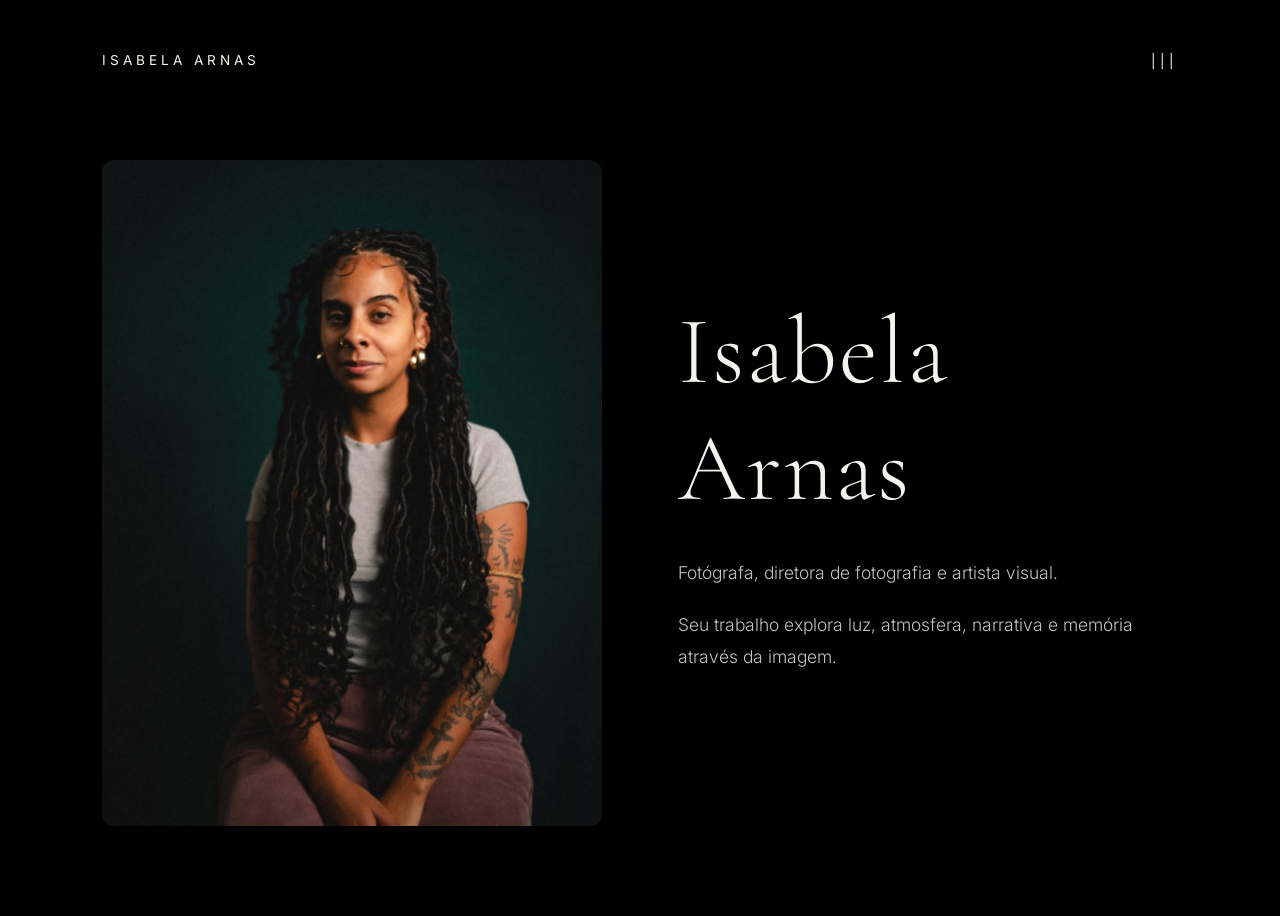
<file: about.html>
<!DOCTYPE html>
<html lang="pt-BR">
<head>
<meta charset="UTF-8">
<meta name="viewport" content="width=device-width, initial-scale=1.0">

<title>About | Isabela Arnas</title>

<link rel="preconnect" href="https://fonts.googleapis.com">
<link rel="preconnect" href="https://fonts.gstatic.com" crossorigin>
<link href="https://fonts.googleapis.com/css2?family=Cormorant+Garamond:wght@300;400;500&family=Inter:wght@300;400;500;700&display=swap" rel="stylesheet">

<link rel="stylesheet" href="css/base.css">
<link rel="stylesheet" href="css/about.css">
</head>
<body>

<nav>

    <a href="index.html">ISABELA ARNAS</a>

    <div class="dropdown">

        <button class="menu-button" type="button" aria-label="Abrir menu" aria-expanded="false" aria-controls="menu-overlay">|||</button>

        <div class="menu-overlay" id="menu-overlay">

            <div class="overlay-links">

                <a href="index.html">HOME</a>
                <a href="still.html">STILLS</a>
                <a href="works.html">WORKS</a>
                <a href="about.html" class="current" aria-current="page">ABOUT</a>

            </div>

        </div>

    </div>

</nav>

<main class="about">

    <img class="reveal" src="img/e.jpg" alt="Isabela Arnas">

    <div class="about-text reveal">

        <h1>Isabela Arnas</h1>

        <p>Fotógrafa, diretora de fotografia e artista visual.</p>

        <p>Seu trabalho explora luz, atmosfera, narrativa e memória através da imagem.</p>

    </div>

</main>

<div class="cursor" aria-hidden="true"></div>

<script src="js/script.js"></script>
</body>
</html>
</file>
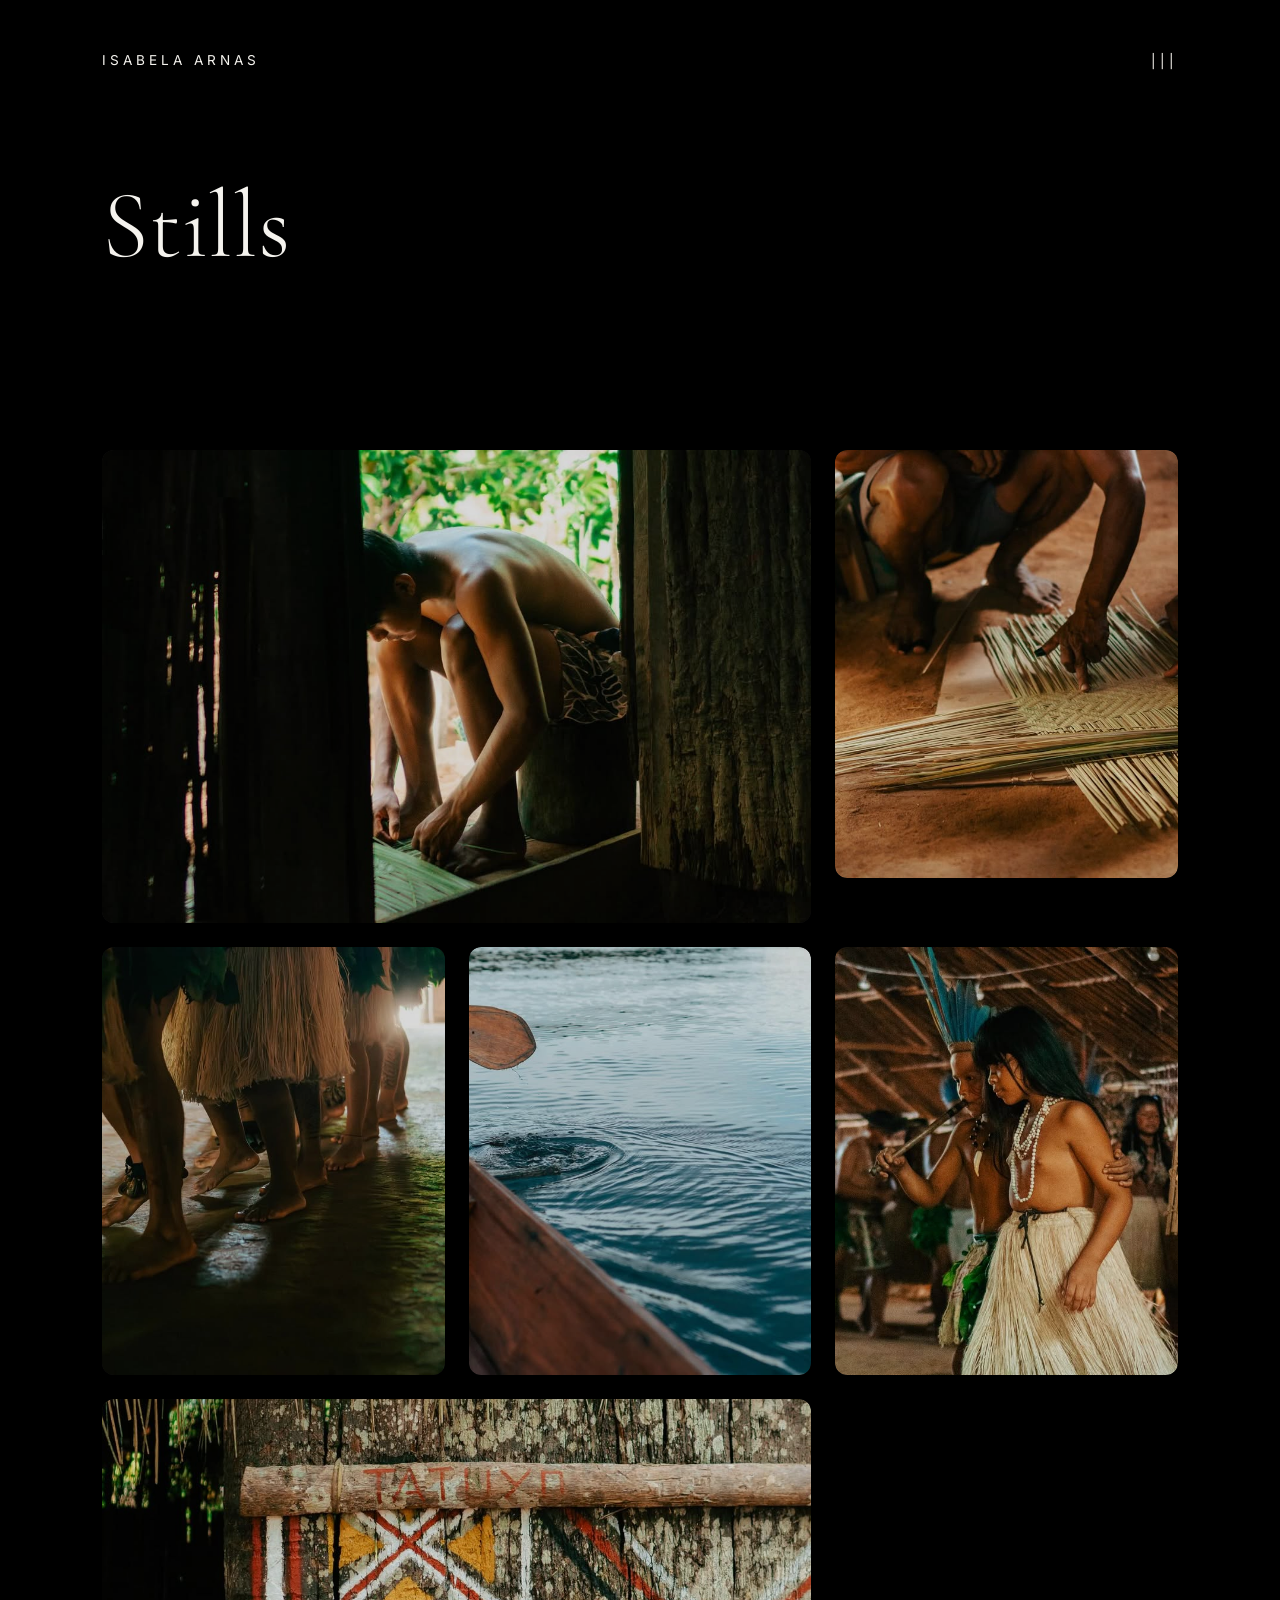
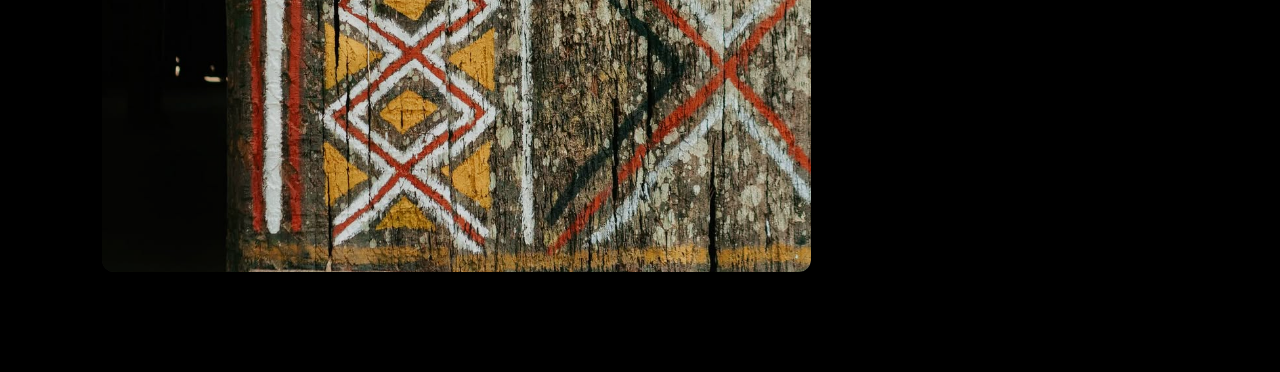
<file: still.html>
<!DOCTYPE html>
<html lang="pt-BR">
<head>
<meta charset="UTF-8">
<meta name="viewport" content="width=device-width, initial-scale=1.0">

<title>Still Photography | Isabela Arnas</title>

<link rel="preconnect" href="https://fonts.googleapis.com">
<link rel="preconnect" href="https://fonts.gstatic.com" crossorigin>
<link href="https://fonts.googleapis.com/css2?family=Cormorant+Garamond:wght@300;400;500&family=Inter:wght@300;400;500;700&display=swap" rel="stylesheet">

<link rel="stylesheet" href="css/base.css">
<link rel="stylesheet" href="css/still.css">
</head>
<body>

<nav>

    <a href="index.html">ISABELA ARNAS</a>

    <div class="dropdown">

        <button class="menu-button" type="button" aria-label="Abrir menu" aria-expanded="false" aria-controls="menu-overlay">|||</button>

        <div class="menu-overlay" id="menu-overlay">

            <div class="overlay-links">

                <a href="index.html">HOME</a>
                <a href="still.html" class="current" aria-current="page">STILLS</a>
                <a href="works.html">WORKS</a>
                <a href="about.html">ABOUT</a>

            </div>

        </div>

    </div>

</nav>

<section class="hero">
    <h1>Stills</h1>
</section>

<main class="gallery">

    <button class="project wide reveal" type="button" aria-label="Ampliar foto 1"><img src="./img/a.jpg" alt="Still 1" loading="lazy"></button>
    <button class="project reveal" type="button" aria-label="Ampliar foto 2"><img src="./img/s.jpg" alt="Still 2" loading="lazy"></button>
    <button class="project reveal" type="button" aria-label="Ampliar foto 3"><img src="./img/d.jpg" alt="Still 3" loading="lazy"></button>
    <button class="project reveal" type="button" aria-label="Ampliar foto 4"><img src="./img/f.jpg" alt="Still 4" loading="lazy"></button>
    <button class="project reveal" type="button" aria-label="Ampliar foto 5"><img src="./img/g.jpg" alt="Still 5" loading="lazy"></button>
    <button class="project wide reveal" type="button" aria-label="Ampliar foto 6"><img src="./img/h.jpg" alt="Still 6" loading="lazy"></button>

</main>

<div class="cursor" aria-hidden="true"></div>

<script src="js/script.js"></script>
<script src="js/still.js"></script>
</body>
</html>
</file>
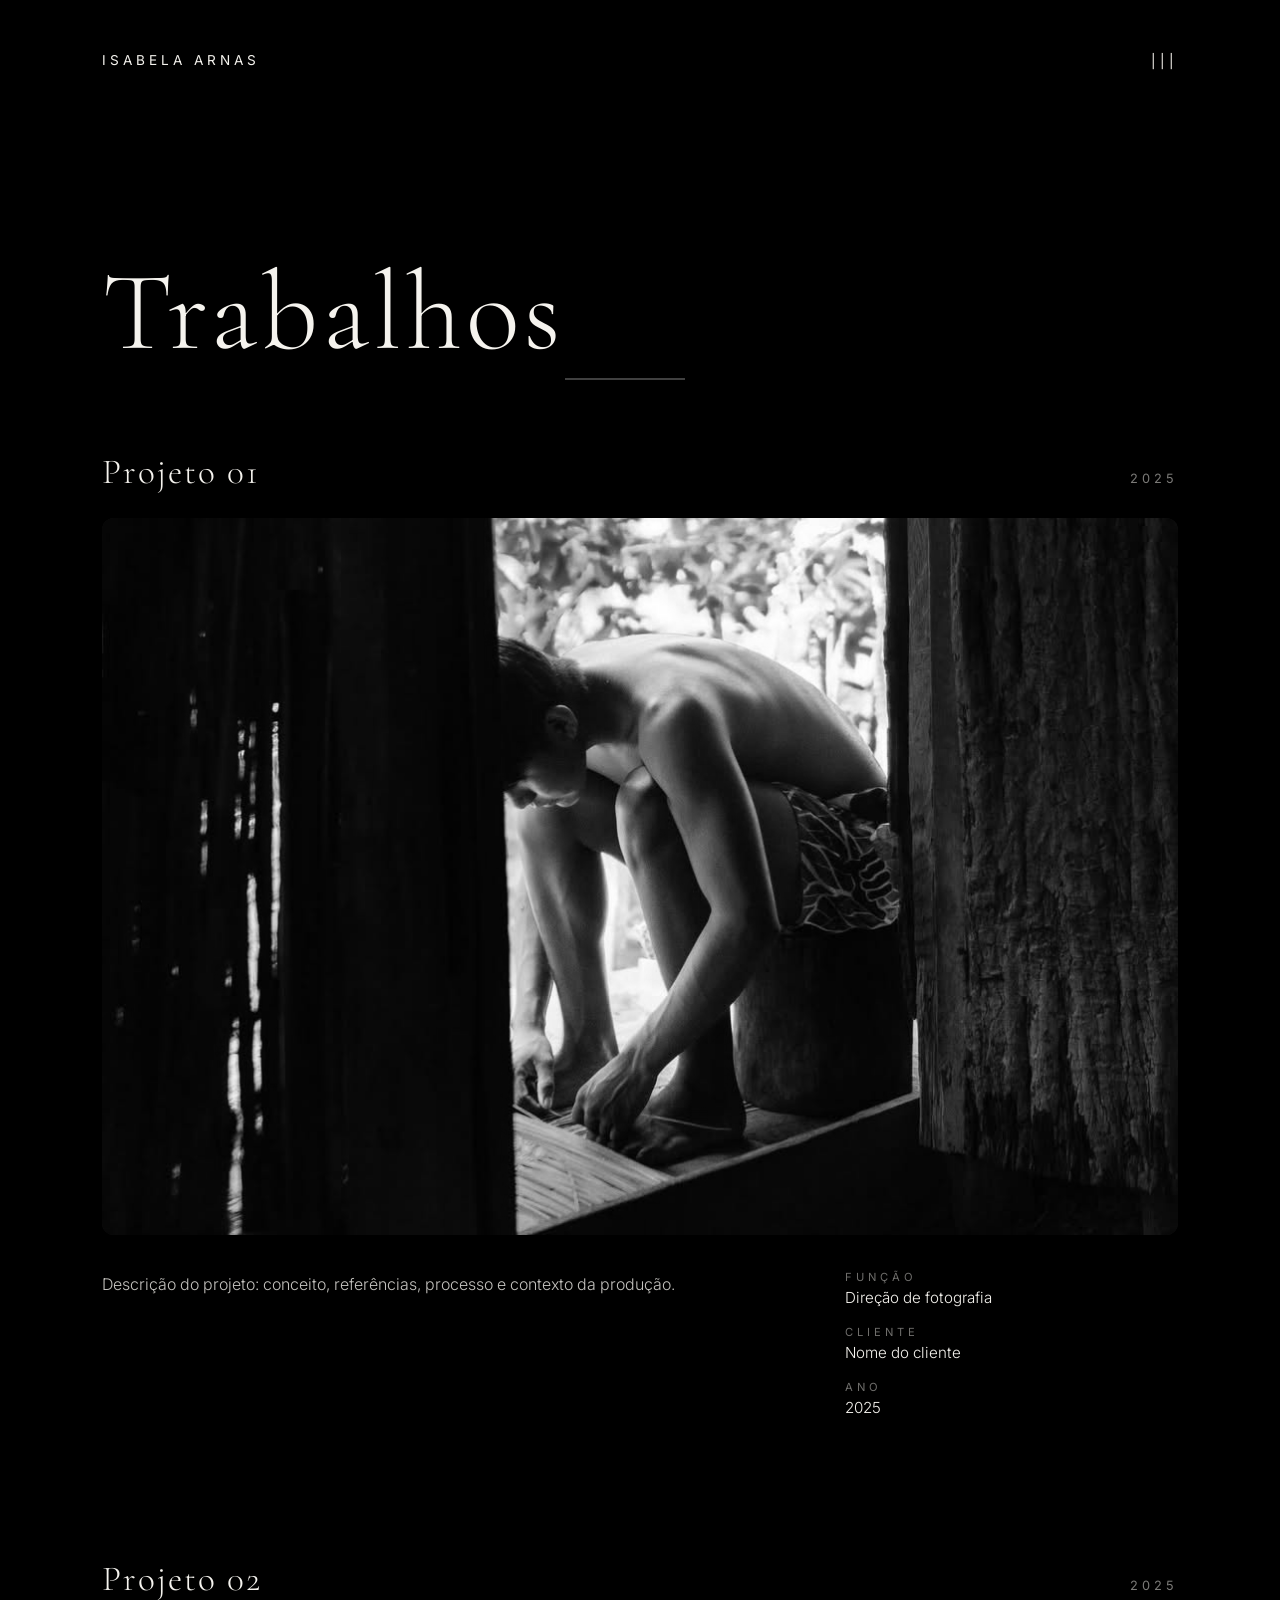
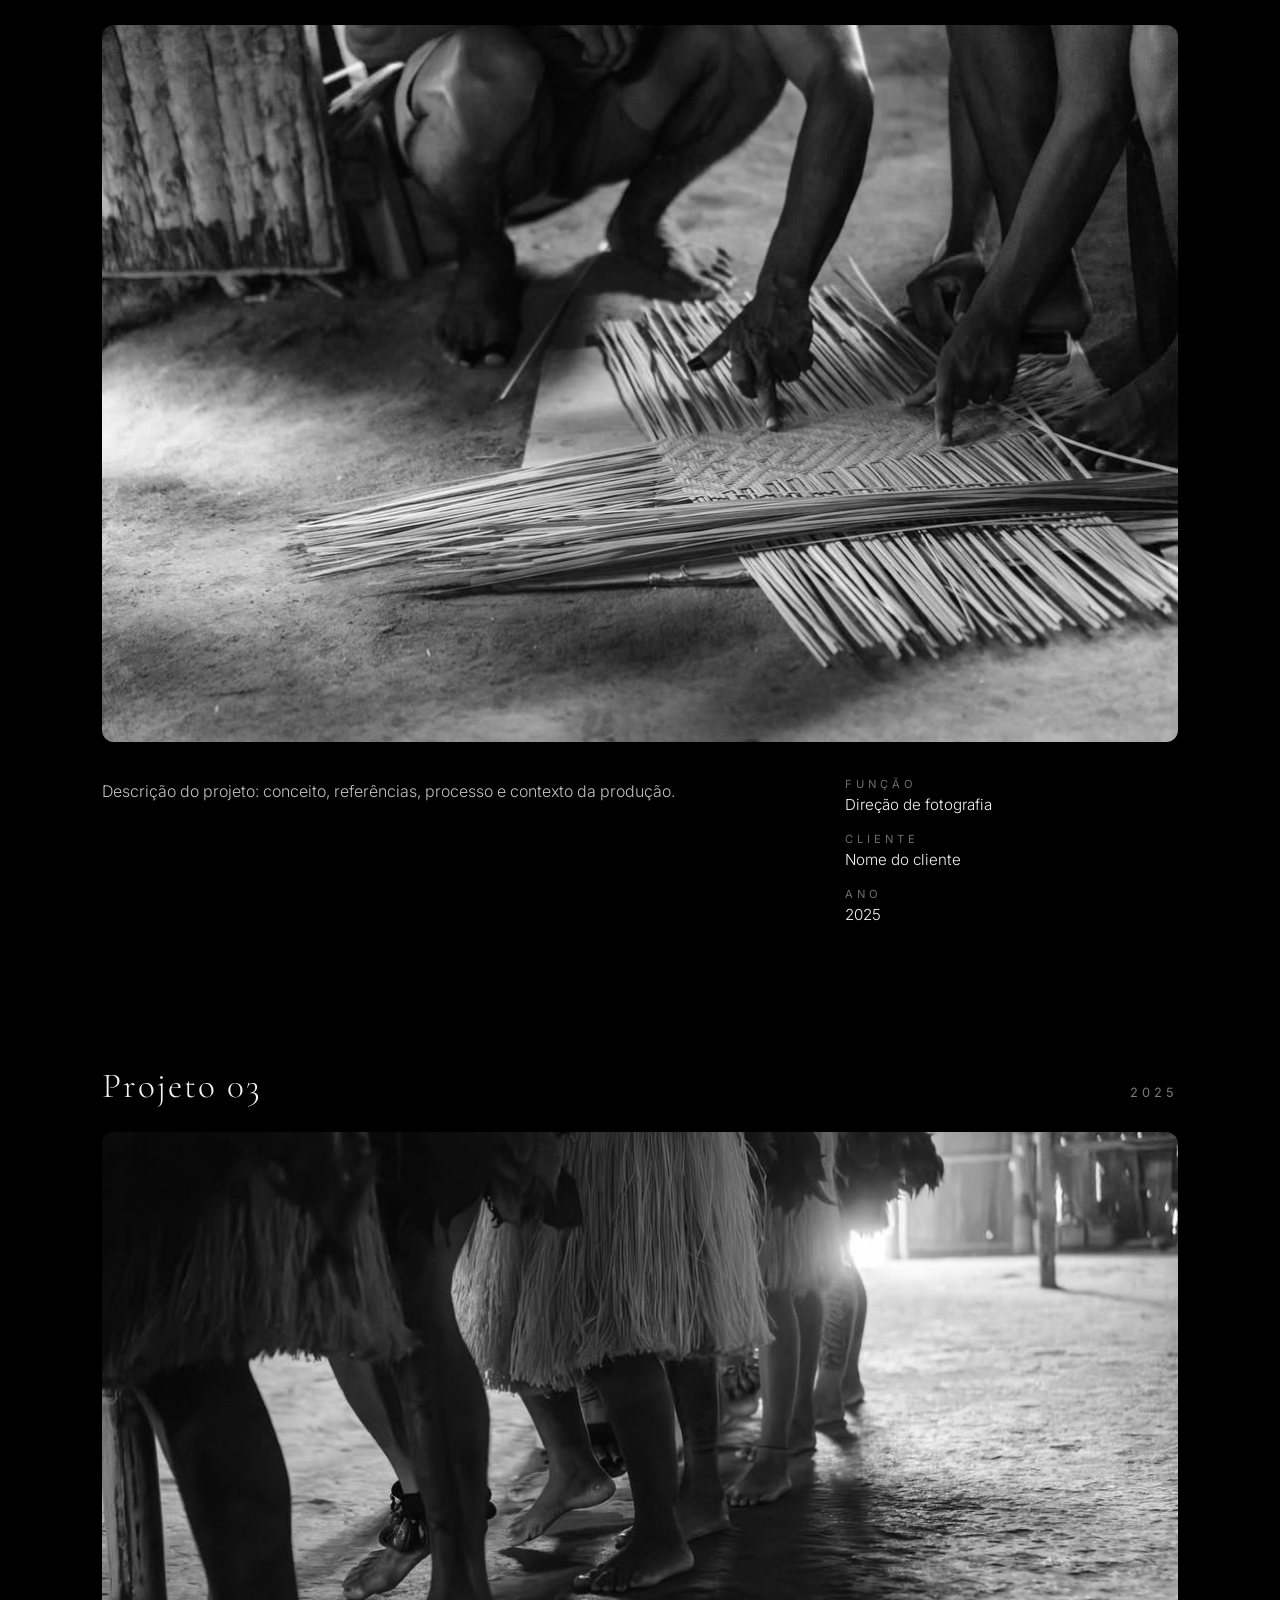
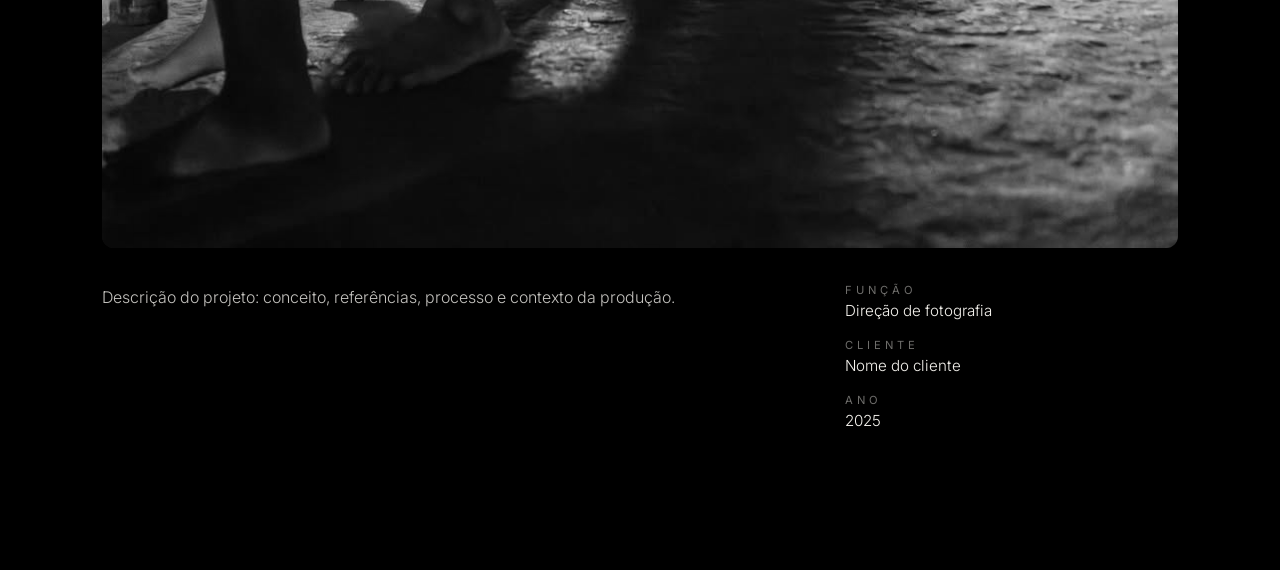
<file: works.html>
<!DOCTYPE html>
<html lang="pt-BR">
<head>
<meta charset="UTF-8">
<meta name="viewport" content="width=device-width, initial-scale=1.0">

<title>Trabalhos | Isabela Arnas</title>

<link rel="preconnect" href="https://fonts.googleapis.com">
<link rel="preconnect" href="https://fonts.gstatic.com" crossorigin>
<link href="https://fonts.googleapis.com/css2?family=Cormorant+Garamond:wght@300;400;500&family=Inter:wght@300;400;500;700&display=swap" rel="stylesheet">

<link rel="stylesheet" href="css/base.css">
<link rel="stylesheet" href="css/works.css">
</head>
<body>

<nav>

    <a href="index.html">ISABELA ARNAS</a>

    <div class="dropdown">

        <button class="menu-button" type="button" aria-label="Abrir menu" aria-expanded="false" aria-controls="menu-overlay">|||</button>

        <div class="menu-overlay" id="menu-overlay">

            <div class="overlay-links">

                <a href="index.html">HOME</a>
                <a href="still.html">STILLS</a>
                <a href="works.html" class="current" aria-current="page">WORKS</a>
                <a href="about.html">ABOUT</a>

            </div>

        </div>

    </div>

</nav>

<section class="hero">
    <h1>Trabalhos</h1>
</section>

<main>

    <article class="project reveal">

        <div class="project-head">
            <h2>Projeto 01</h2>
            <span class="project-year">2025</span>
        </div>

        <!-- MÍDIA: troque este bloco por um dos modelos do final do arquivo -->
        <div class="media">
            <img src="./img/a.jpg" alt="Projeto 01" loading="lazy">
        </div>

        <div class="project-info">

            <div class="project-desc">
                <p>Descrição do projeto: conceito, referências, processo e contexto da produção.</p>
            </div>

            <dl class="project-meta">
                <div><dt>FUNÇÃO</dt><dd>Direção de fotografia</dd></div>
                <div><dt>CLIENTE</dt><dd>Nome do cliente</dd></div>
                <div><dt>ANO</dt><dd>2025</dd></div>
            </dl>

        </div>

    </article>

    <article class="project reveal">

        <div class="project-head">
            <h2>Projeto 02</h2>
            <span class="project-year">2025</span>
        </div>

        <!-- MÍDIA: troque este bloco por um dos modelos do final do arquivo -->
        <div class="media">
            <img src="./img/s.jpg" alt="Projeto 02" loading="lazy">
        </div>

        <div class="project-info">

            <div class="project-desc">
                <p>Descrição do projeto: conceito, referências, processo e contexto da produção.</p>
            </div>

            <dl class="project-meta">
                <div><dt>FUNÇÃO</dt><dd>Direção de fotografia</dd></div>
                <div><dt>CLIENTE</dt><dd>Nome do cliente</dd></div>
                <div><dt>ANO</dt><dd>2025</dd></div>
            </dl>

        </div>

    </article>

    <article class="project reveal">

        <div class="project-head">
            <h2>Projeto 03</h2>
            <span class="project-year">2025</span>
        </div>

        <!-- MÍDIA: troque este bloco por um dos modelos do final do arquivo -->
        <div class="media">
            <img src="./img/d.jpg" alt="Projeto 03" loading="lazy">
        </div>

        <div class="project-info">

            <div class="project-desc">
                <p>Descrição do projeto: conceito, referências, processo e contexto da produção.</p>
            </div>

            <dl class="project-meta">
                <div><dt>FUNÇÃO</dt><dd>Direção de fotografia</dd></div>
                <div><dt>CLIENTE</dt><dd>Nome do cliente</dd></div>
                <div><dt>ANO</dt><dd>2025</dd></div>
            </dl>

        </div>

    </article>

    <!--
    ===== MODELOS DE MÍDIA (copie no lugar do <div class="media"> de um projeto) =====

    1) Vídeo próprio (arquivo na pasta video/):
    <div class="media">
        <video src="./video/projeto01.mp4" poster="./img/a.jpg" controls playsinline preload="metadata"></video>
    </div>

    2) YouTube:
    <div class="media embed">
        <iframe src="https://www.youtube.com/embed/ID_DO_VIDEO" title="Projeto 01" allowfullscreen loading="lazy"></iframe>
    </div>

    3) Vimeo:
    <div class="media embed">
        <iframe src="https://player.vimeo.com/video/ID_DO_VIDEO" title="Projeto 01" allowfullscreen loading="lazy"></iframe>
    </div>

    Para link externo (making of, site do cliente) coloque dentro de .project-desc:
    <a class="project-link" href="https://..." target="_blank" rel="noopener">Ver projeto</a>
    -->

</main>

<div class="cursor" aria-hidden="true"></div>

<script src="js/script.js"></script>
</body>
</html>
</file>
<file: css/base.css>
/* =========================================
   BASE — compartilhado por todas as páginas
   (reset, cursor, nav e menu overlay do index)
========================================= */

:root{
    --bg:#000;
    --fg:#F5F3EE;
    --pad:8%;
}

*{
    margin:0;
    padding:0;
    box-sizing:border-box;
    font-family:Inter,sans-serif;
    cursor:none;
}

html{
    scroll-behavior:smooth;
}

body{
    background:var(--bg);
    color:var(--fg);
    overflow-x:hidden;
}

body.menu-open{
    overflow:hidden;
}

a{
    color:inherit;
    text-decoration:none;
}

img{
    display:block;
    max-width:100%;
}

a:focus-visible,
button:focus-visible{
    outline:1px solid var(--fg);
    outline-offset:6px;
}

/* ---------- CURSOR ---------- */

.cursor{
    position:fixed;
    top:0;
    left:0;
    width:12px;
    height:12px;
    border-radius:50%;
    background:#fff;
    pointer-events:none;
    transform:translate(-50%,-50%);
    z-index:99999;
    opacity:0;
    transition:
        width .2s,
        height .2s,
        opacity .2s;
}

.cursor.visible{
    opacity:1;
}

.cursor.hover{
    width:22px;
    height:22px;
    background:transparent;
    border:1px solid #fff;
}

/* ---------- NAV ---------- */

nav{
    position:fixed;
    top:0;
    left:0;
    width:100%;
    z-index:1000;
    padding:50px var(--pad);
    display:flex;
    justify-content:space-between;
    align-items:center;
}

nav a,
.menu-button{
    color:var(--fg);
    text-decoration:none;
    font-size:.85rem;
    letter-spacing:4px;
    text-transform:uppercase;
    background:none;
    border:none;
    transition:.3s;
}

nav a:hover,
.menu-button:hover{
    opacity:.7;
}

/* logo e botão ficam acima do overlay para poder fechar o menu */
nav > a,
.menu-button{
    position:relative;
    z-index:10000;
}

.menu-button{
    padding:0;
}

/* ---------- MENU OVERLAY ---------- */

.menu-overlay{
    position:fixed;
    top:0;
    left:0;
    width:100vw;
    height:100vh;
    height:100dvh;
    background:rgba(0,0,0,.92);
    backdrop-filter:blur(20px);
    -webkit-backdrop-filter:blur(20px);
    z-index:9999;
    display:flex;
    justify-content:center;
    align-items:center;
    opacity:0;
    visibility:hidden;
    transition:.5s ease;
}

.menu-overlay.active{
    opacity:1;
    visibility:visible;
}

.overlay-links{
    display:flex;
    flex-direction:column;
    align-items:center;
    justify-content:center;
    gap:10px;
}

.overlay-links a{
    font-size:3rem;
    letter-spacing:6px;
    text-transform:uppercase;
    font-weight:300;
    opacity:0;
    transform:translateY(30px);
    transition:
        opacity .5s ease,
        transform .5s ease;
}

.menu-overlay.active .overlay-links a{
    opacity:.8;
    transform:translateY(0);
}

.menu-overlay.active .overlay-links a:nth-child(1){ transition-delay:.1s; }
.menu-overlay.active .overlay-links a:nth-child(2){ transition-delay:.2s; }
.menu-overlay.active .overlay-links a:nth-child(3){ transition-delay:.3s; }
.menu-overlay.active .overlay-links a:nth-child(4){ transition-delay:.4s; }

.overlay-links a:hover{
    opacity:1 !important;
    transform:scale(1.08);
}

.current{
    opacity:.25 !important;
    pointer-events:none;
}

/* ---------- ANIMAÇÃO DE ENTRADA (scroll) ---------- */

.reveal{
    opacity:0;
    transition:opacity 1.6s ease;
}

.reveal.show{
    opacity:1;
}

/* ---------- MOBILE / TOUCH ---------- */

@media(max-width:900px){

    nav{
        padding:30px 6%;
    }

    .overlay-links a{
        font-size:2rem;
        letter-spacing:4px;
    }

}

@media(hover:none){

    *{
        cursor:auto;
    }

    .cursor{
        display:none;
    }

}

@media(prefers-reduced-motion:reduce){

    *{
        transition-duration:.01ms !important;
        transition-delay:0s !important;
        scroll-behavior:auto !important;
    }

}
</file>
<file: css/about.css>
/* =========================================
   ABOUT (about.html)
========================================= */

.about{
    min-height:100vh;
    display:grid;
    grid-template-columns:1fr 1fr;
    gap:6vw;
    align-items:center;
    padding:160px var(--pad) 90px;
}

.about img{
    width:100%;
    max-height:78vh;
    object-fit:cover;
    border-radius:12px;
}

.about-text h1{
    font-family:"Cormorant Garamond",serif;
    font-size:clamp(3.5rem,8vw,6rem);
    font-weight:300;
    letter-spacing:2px;
    margin-bottom:30px;
}

.about-text p{
    max-width:46ch;
    font-size:1.1rem;
    font-weight:300;
    line-height:1.8;
    opacity:.8;
    margin-bottom:20px;
}

@media(max-width:900px){

    .about{
        grid-template-columns:1fr;
        gap:40px;
        padding:130px 6% 70px;
    }

    .about img{
        max-height:60vh;
    }

}
</file>
<file: css/still.css>
/* =========================================
   STILLS (still.html)
========================================= */

.hero{
    height:50vh;
    display:flex;
    align-items:center;
    padding:0 var(--pad);
}

.hero h1{
    font-family:"Cormorant Garamond",serif;
    font-size:clamp(4rem,10vw,6rem);
    font-weight:300;
}

/* galeria em grade: cards do mesmo tamanho, fotos recortadas sem distorcer.
   O lightbox mostra a foto inteira. Use class="project wide" para destacar uma foto. */

.gallery{
    padding:0 var(--pad) 100px;
    display:grid;
    grid-template-columns:repeat(3,1fr);
    gap:24px;
}

.project{
    display:block;
    width:100%;
    aspect-ratio:4 / 5;
    padding:0;
    background:#111;
    border:none;
    border-radius:12px;
    overflow:hidden;
    position:relative;
}

.project.wide{
    grid-column:span 2;
    aspect-ratio:auto;
}

.project img{
    width:100%;
    height:100%;
    object-fit:cover;
    border-radius:12px;
    filter:brightness(.85);
    transition:
        transform .8s ease,
        filter .8s ease;
}

.project:hover img,
.project:focus-visible img{
    transform:scale(1.04);
    filter:brightness(1);
}

/* ---------- LIGHTBOX ---------- */

.lightbox{
    position:fixed;
    inset:0;
    z-index:2000;
    display:flex;
    justify-content:center;
    align-items:center;
    background:rgba(0,0,0,.96);
    opacity:0;
    visibility:hidden;
    transition:.4s ease;
}

.lightbox.active{
    opacity:1;
    visibility:visible;
}

.lightbox img{
    max-width:90vw;
    max-height:86vh;
    object-fit:contain;
    border-radius:8px;
}

.lightbox button{
    position:absolute;
    background:none;
    border:none;
    color:var(--fg);
    font-size:.85rem;
    letter-spacing:4px;
    text-transform:uppercase;
    padding:20px;
    transition:.3s;
}

.lightbox button:hover{
    opacity:.6;
}

.lb-close{ top:30px; right:4%; }
.lb-prev{ left:2%; top:50%; transform:translateY(-50%); }
.lb-next{ right:2%; top:50%; transform:translateY(-50%); }

.lb-count{
    position:absolute;
    bottom:30px;
    left:50%;
    transform:translateX(-50%);
    font-size:.7rem;
    letter-spacing:4px;
    opacity:.5;
}

/* ---------- RESPONSIVO ---------- */

@media(max-width:900px){

    .hero{
        height:60vh;
    }

    .hero h1{
        font-size:4rem;
    }

    .gallery{
        padding:0 6% 70px;
        grid-template-columns:repeat(2,1fr);
        gap:14px;
    }

    .project.wide{
        grid-column:span 2;
        aspect-ratio:16 / 10;
    }

    .lb-prev,
    .lb-next{
        top:auto;
        bottom:10px;
        transform:none;
    }

    .lb-prev{ left:6%; }
    .lb-next{ right:6%; }

}

@media(max-width:520px){

    .gallery{
        grid-template-columns:1fr;
    }

    .project.wide{
        grid-column:auto;
        aspect-ratio:4 / 5;
    }

}

@media(hover:none){

    .project img{
        filter:none;
    }

}
</file>
<file: css/works.css>
/* =========================================
   WORKS (works.html)
   Cada projeto = título + mídia (foto, vídeo ou embed) + informações
========================================= */

.hero{
    min-height:50vh;
    display:flex;
    align-items:flex-end;
    padding:0 var(--pad) 70px;
}

.hero h1{
    font-family:"Cormorant Garamond",serif;
    font-size:clamp(4rem,10vw,7rem);
    font-weight:300;
    letter-spacing:4px;
}

.hero::after{
    content:"";
    display:block;
    width:120px;
    height:2px;
    background:#fff;
    opacity:.25;
    margin-top:25px;
}

/* ---------- PROJETO ---------- */

.project{
    width:min(1200px,84%);
    margin:0 auto 140px;
}

.project-head{
    display:flex;
    justify-content:space-between;
    align-items:baseline;
    gap:20px;
    margin-bottom:25px;
}

.project h2{
    font-family:"Cormorant Garamond",serif;
    font-size:2.2rem;
    font-weight:300;
    letter-spacing:2px;
}

.project-year{
    font-size:.8rem;
    letter-spacing:4px;
    opacity:.5;
}

/* ---------- MÍDIA (foto, vídeo ou embed) ---------- */

.media{
    overflow:hidden;
    border-radius:12px;
    background:#111;
}

.media img,
.media video{
    width:100%;
    display:block;
}

/* YouTube / Vimeo: mantém proporção 16:9 */
.media.embed{
    aspect-ratio:16 / 9;
}

.media.embed iframe{
    width:100%;
    height:100%;
    border:0;
    display:block;
}

/* efeito de hover só nas fotos (vídeo fica sempre normal) */
.media img{
    transition:.8s;
    filter:grayscale(100%);
}

.project:hover .media img{
    transform:scale(1.05);
    filter:grayscale(0%);
}

/* ---------- INFORMAÇÕES ---------- */

.project-info{
    display:grid;
    grid-template-columns:2fr 1fr;
    gap:6vw;
    margin-top:35px;
}

.project-desc{
    max-width:60ch;
    font-size:1rem;
    font-weight:300;
    line-height:1.8;
    opacity:.8;
}

.project-meta{
    display:grid;
    gap:18px;
    align-content:start;
}

.project-meta dt{
    font-size:.7rem;
    letter-spacing:4px;
    opacity:.45;
    margin-bottom:4px;
}

.project-meta dd{
    font-size:.95rem;
    font-weight:300;
}

.project-link{
    display:inline-block;
    margin-top:25px;
    font-size:.8rem;
    letter-spacing:4px;
    text-transform:uppercase;
    border-bottom:1px solid rgba(255,255,255,.3);
    padding-bottom:4px;
    transition:.3s;
}

.project-link:hover{
    opacity:.6;
}

/* ---------- MOBILE ---------- */

@media(max-width:900px){

    .hero{
        min-height:50vh;
        padding:0 6% 50px;
    }

    .hero h1{
        font-size:3.8rem;
    }

    .project{
        width:88%;
        margin-bottom:80px;
    }

    .project h2{
        font-size:1.7rem;
    }

    .project-info{
        grid-template-columns:1fr;
        gap:30px;
    }

}

/* no celular não existe hover: mostra a foto colorida */
@media(hover:none){

    .media img{
        filter:none;
    }

}
</file>
